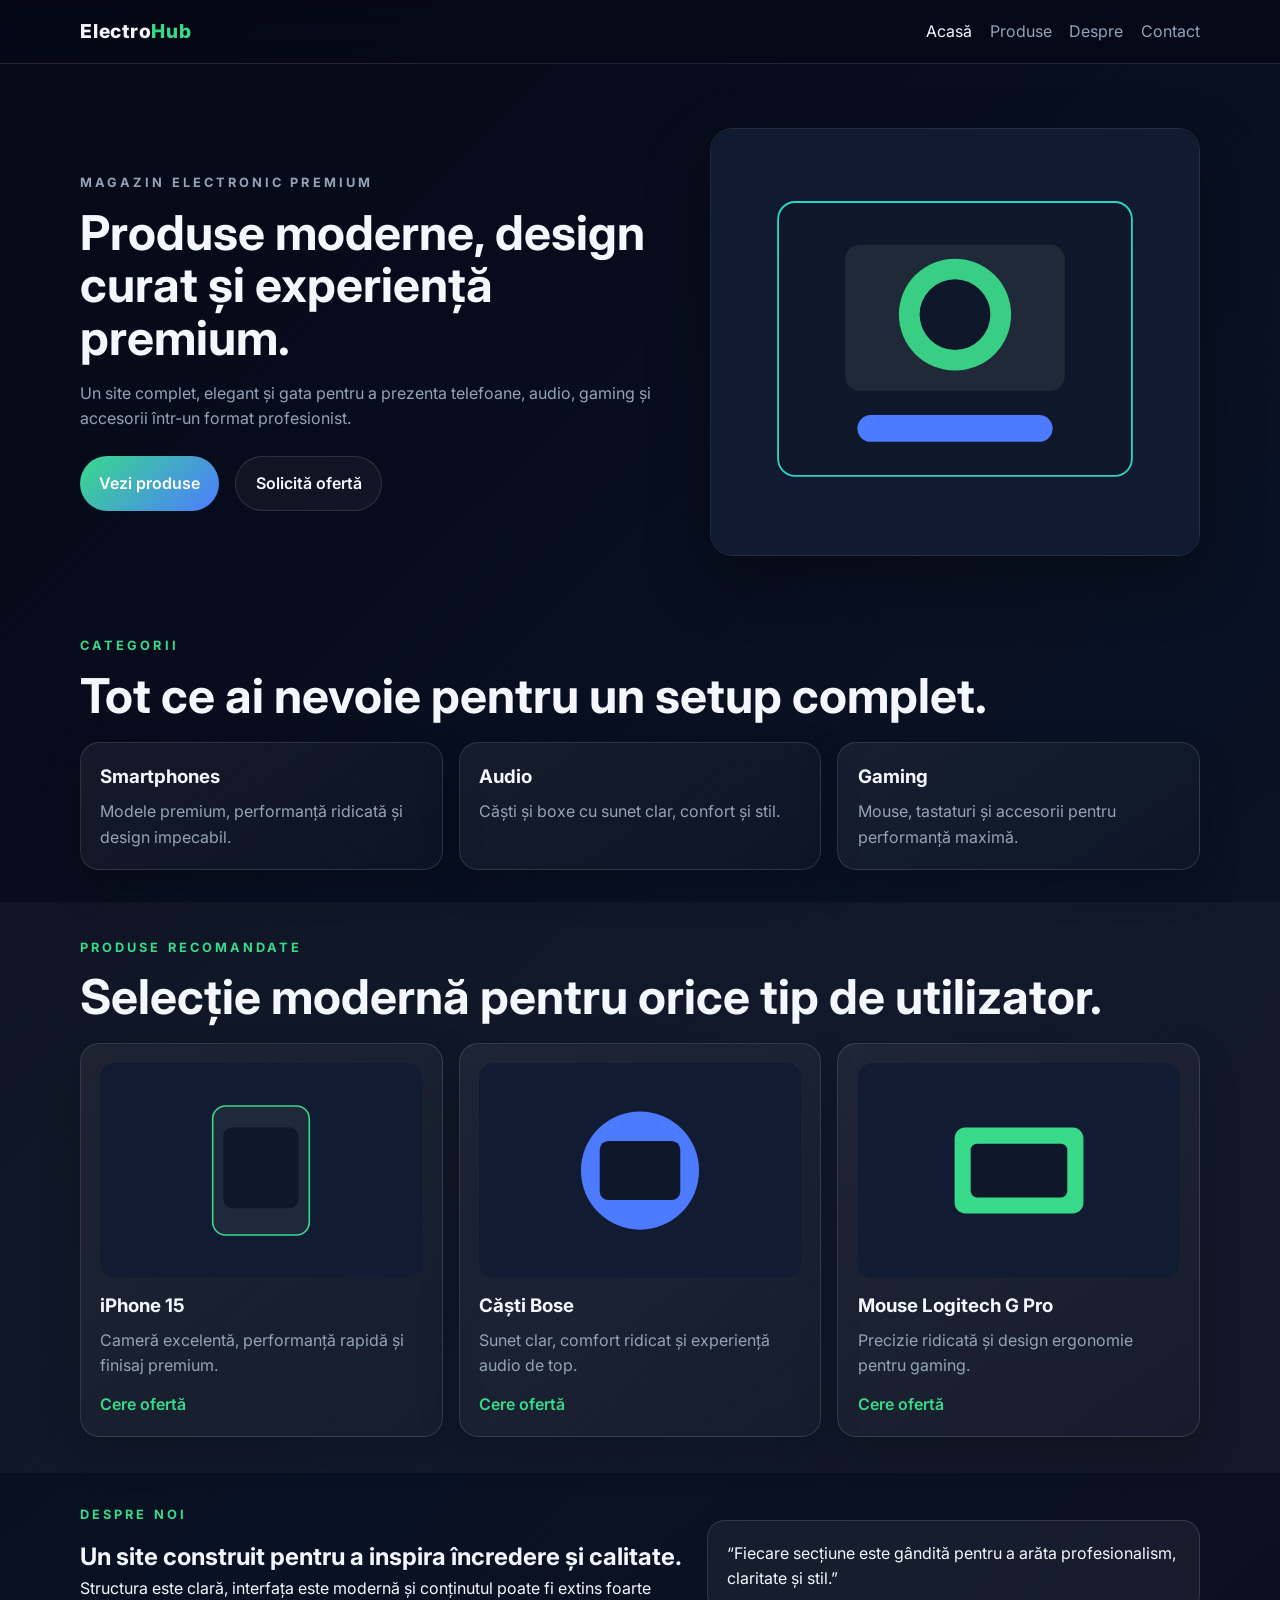
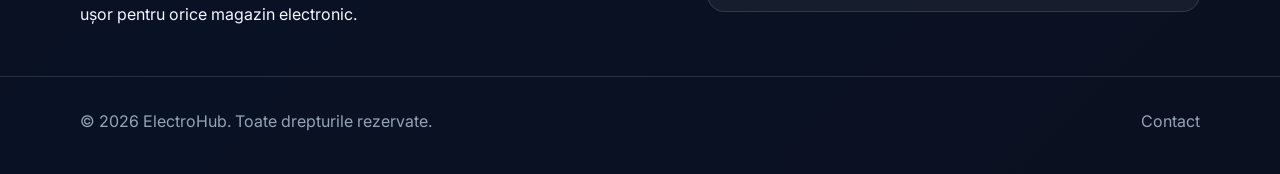
<file: index.html>
<!DOCTYPE html>
<html lang="ro">
  <head>
    <meta charset="UTF-8" />
    <meta name="viewport" content="width=device-width, initial-scale=1.0" />
    <title>ElectroHub | Magazin electronic premium</title>
    <meta name="description" content="Site-ul complet pentru un magazin electronic premium, cu secțiuni moderne și design profesional." />
    <link rel="preconnect" href="https://fonts.googleapis.com" />
    <link rel="preconnect" href="https://fonts.gstatic.com" crossorigin />
    <link href="https://fonts.googleapis.com/css2?family=Inter:wght@400;500;600;700;800&display=swap" rel="stylesheet" />
    <link rel="stylesheet" href="styles.css" />
  </head>
  <body>
    <header class="site-header">
      <div class="container nav-wrap">
        <a class="brand" href="index.html">Electro<span>Hub</span></a>
        <button class="menu-toggle" aria-label="Deschide meniul">
          <span></span><span></span><span></span>
        </button>
        <nav class="site-nav">
          <a href="index.html" class="active">Acasă</a>
          <a href="products.html">Produse</a>
          <a href="about.html">Despre</a>
          <a href="contact.html">Contact</a>
        </nav>
      </div>
    </header>

    <main>
      <section class="hero">
        <div class="container hero-grid">
          <div class="hero-copy">
            <p class="eyebrow">Magazin electronic premium</p>
            <h1>Produse moderne, design curat și experiență premium.</h1>
            <p>Un site complet, elegant și gata pentru a prezenta telefoane, audio, gaming și accesorii într-un format profesionist.</p>
            <div class="hero-actions">
              <a class="btn btn-primary" href="products.html">Vezi produse</a>
              <a class="btn btn-outline" href="contact.html">Solicită ofertă</a>
            </div>
          </div>
          <div class="hero-visual">
            <img src="assets/hero.svg" alt="Imagine reprezentativă pentru produs electronic" />
          </div>
        </div>
      </section>

      <section class="section">
        <div class="container">
          <div class="section-head">
            <p class="eyebrow">Categorii</p>
            <h2>Tot ce ai nevoie pentru un setup complet.</h2>
          </div>
          <div class="card-grid three-up">
            <article class="card">
              <h3>Smartphones</h3>
              <p>Modele premium, performanță ridicată și design impecabil.</p>
            </article>
            <article class="card">
              <h3>Audio</h3>
              <p>Căști și boxe cu sunet clar, confort și stil.</p>
            </article>
            <article class="card">
              <h3>Gaming</h3>
              <p>Mouse, tastaturi și accesorii pentru performanță maximă.</p>
            </article>
          </div>
        </div>
      </section>

      <section class="section alt-bg">
        <div class="container">
          <div class="section-head">
            <p class="eyebrow">Produse recomandate</p>
            <h2>Selecție modernă pentru orice tip de utilizator.</h2>
          </div>
          <div class="card-grid three-up">
            <article class="card product-card">
              <img src="assets/product-phone.svg" alt="Telefon premium" />
              <h3>iPhone 15</h3>
              <p>Cameră excelentă, performanță rapidă și finisaj premium.</p>
              <a href="contact.html">Cere ofertă</a>
            </article>
            <article class="card product-card">
              <img src="assets/product-audio.svg" alt="Căști audio" />
              <h3>Căști Bose</h3>
              <p>Sunet clar, comfort ridicat și experiență audio de top.</p>
              <a href="contact.html">Cere ofertă</a>
            </article>
            <article class="card product-card">
              <img src="assets/product-gaming.svg" alt="Accesoriu gaming" />
              <h3>Mouse Logitech G Pro</h3>
              <p>Precizie ridicată și design ergonomie pentru gaming.</p>
              <a href="contact.html">Cere ofertă</a>
            </article>
          </div>
        </div>
      </section>

      <section class="section">
        <div class="container split">
          <div>
            <p class="eyebrow">Despre noi</p>
            <h2>Un site construit pentru a inspira încredere și calitate.</h2>
            <p>Structura este clară, interfața este modernă și conținutul poate fi extins foarte ușor pentru orice magazin electronic.</p>
          </div>
          <div class="quote-box">
            <p>“Fiecare secțiune este gândită pentru a arăta profesionalism, claritate și stil.”</p>
          </div>
        </div>
      </section>
    </main>

    <footer class="site-footer">
      <div class="container footer-wrap">
        <p>© <span id="year"></span> ElectroHub. Toate drepturile rezervate.</p>
        <a href="contact.html">Contact</a>
      </div>
    </footer>

    <script src="script.js"></script>
  </body>
</html>
</file>
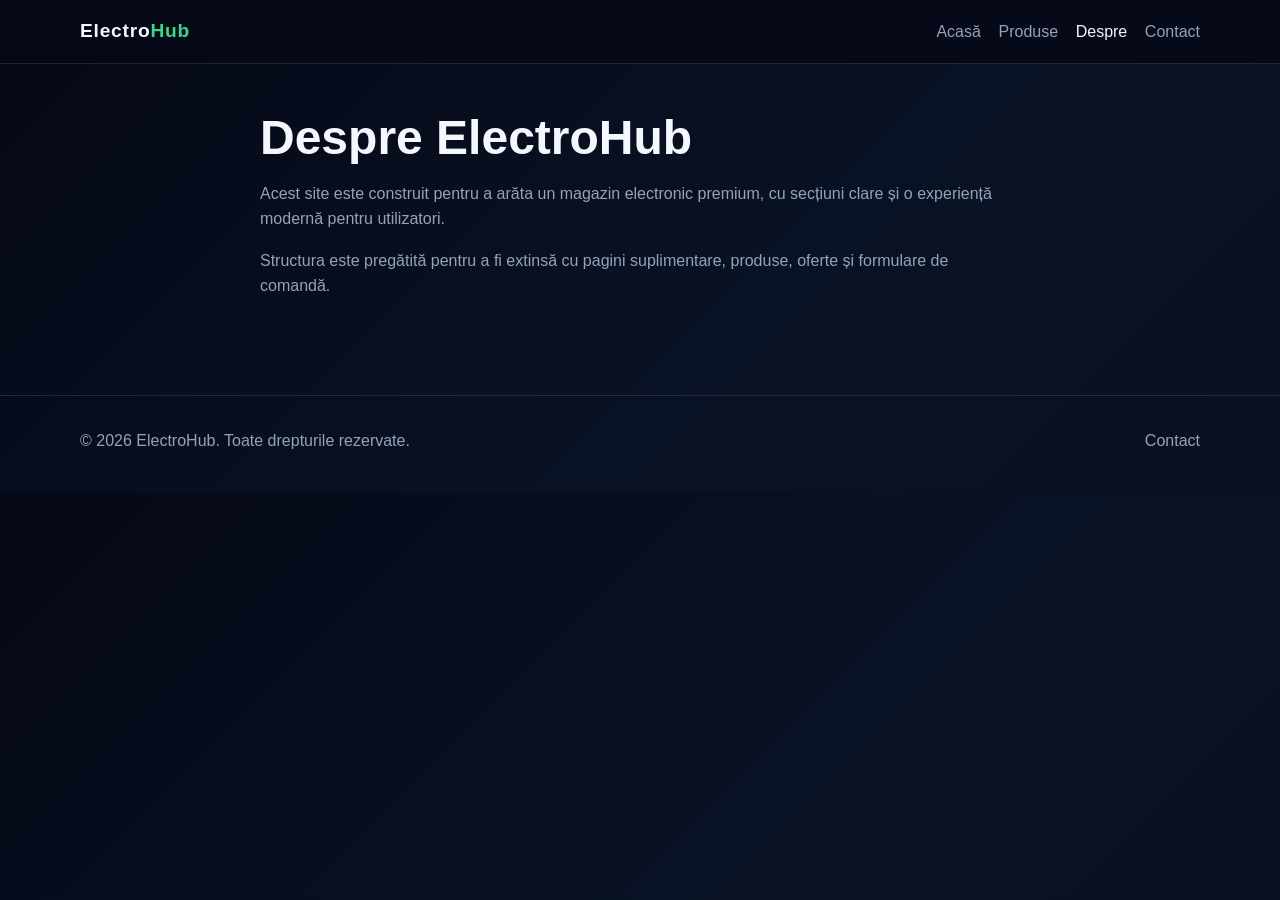
<file: about.html>
<!DOCTYPE html>
<html lang="ro">
  <head>
    <meta charset="UTF-8" />
    <meta name="viewport" content="width=device-width, initial-scale=1.0" />
    <title>Despre noi | ElectroHub</title>
    <link rel="stylesheet" href="styles.css" />
  </head>
  <body>
    <header class="site-header">
      <div class="container nav-wrap">
        <a class="brand" href="index.html">Electro<span>Hub</span></a>
        <button class="menu-toggle" aria-label="Deschide meniul">
          <span></span><span></span><span></span>
        </button>
        <nav class="site-nav">
          <a href="index.html">Acasă</a>
          <a href="products.html">Produse</a>
          <a href="about.html" class="active">Despre</a>
          <a href="contact.html">Contact</a>
        </nav>
      </div>
    </header>

    <main class="page">
      <div class="container content-page">
        <h1>Despre ElectroHub</h1>
        <p>Acest site este construit pentru a arăta un magazin electronic premium, cu secțiuni clare și o experiență modernă pentru utilizatori.</p>
        <p>Structura este pregătită pentru a fi extinsă cu pagini suplimentare, produse, oferte și formulare de comandă.</p>
      </div>
    </main>

    <footer class="site-footer">
      <div class="container footer-wrap">
        <p>© <span id="year"></span> ElectroHub. Toate drepturile rezervate.</p>
        <a href="contact.html">Contact</a>
      </div>
    </footer>

    <script src="script.js"></script>
  </body>
</html>
</file>
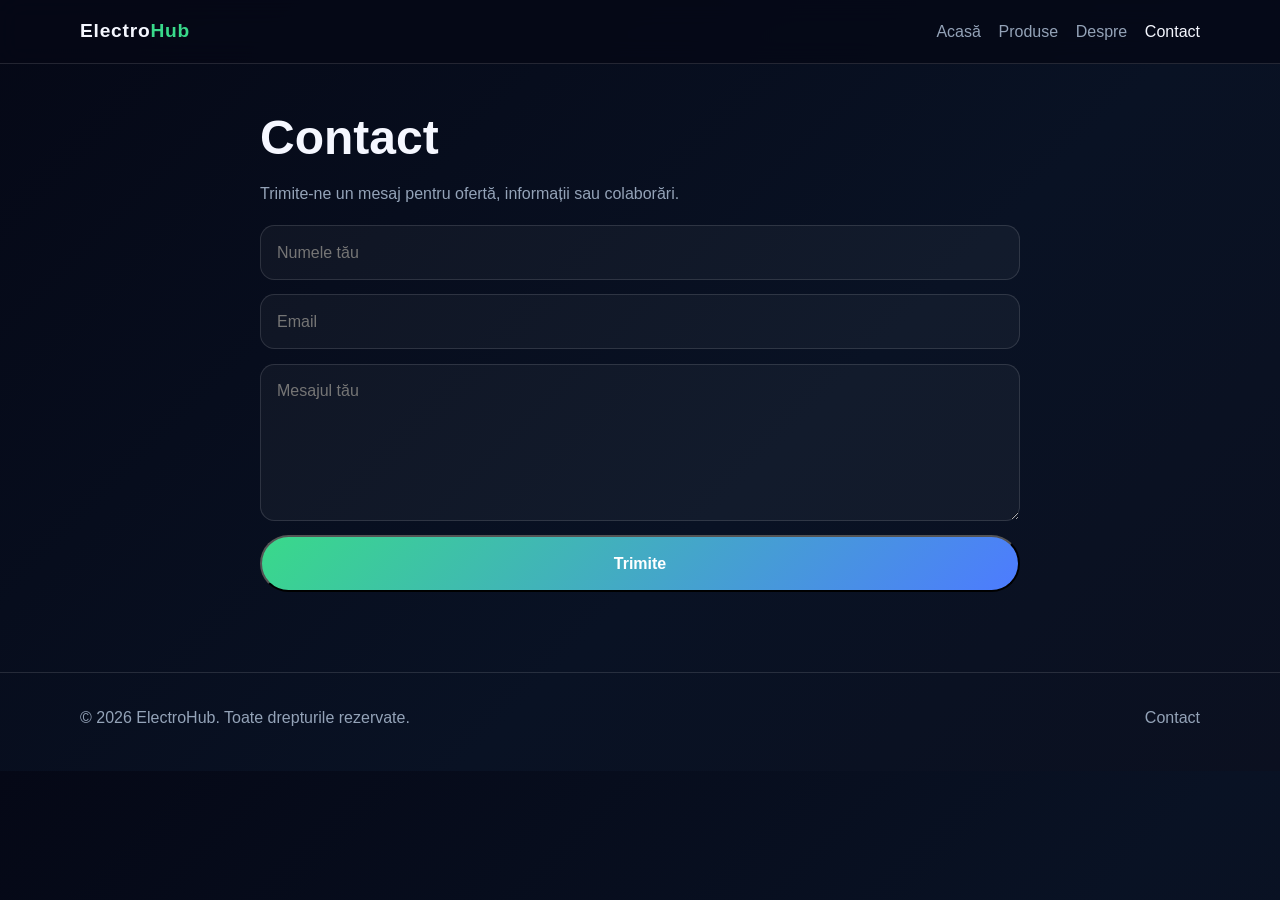
<file: contact.html>
<!DOCTYPE html>
<html lang="ro">
  <head>
    <meta charset="UTF-8" />
    <meta name="viewport" content="width=device-width, initial-scale=1.0" />
    <title>Contact | ElectroHub</title>
    <link rel="stylesheet" href="styles.css" />
  </head>
  <body>
    <header class="site-header">
      <div class="container nav-wrap">
        <a class="brand" href="index.html">Electro<span>Hub</span></a>
        <button class="menu-toggle" aria-label="Deschide meniul">
          <span></span><span></span><span></span>
        </button>
        <nav class="site-nav">
          <a href="index.html">Acasă</a>
          <a href="products.html">Produse</a>
          <a href="about.html">Despre</a>
          <a href="contact.html" class="active">Contact</a>
        </nav>
      </div>
    </header>

    <main class="page">
      <div class="container content-page">
        <h1>Contact</h1>
        <p>Trimite-ne un mesaj pentru ofertă, informații sau colaborări.</p>
        <form class="contact-form">
          <input type="text" placeholder="Numele tău" />
          <input type="email" placeholder="Email" />
          <textarea rows="5" placeholder="Mesajul tău"></textarea>
          <button class="btn btn-primary" type="submit">Trimite</button>
        </form>
      </div>
    </main>

    <footer class="site-footer">
      <div class="container footer-wrap">
        <p>© <span id="year"></span> ElectroHub. Toate drepturile rezervate.</p>
        <a href="contact.html">Contact</a>
      </div>
    </footer>

    <script src="script.js"></script>
  </body>
</html>
</file>
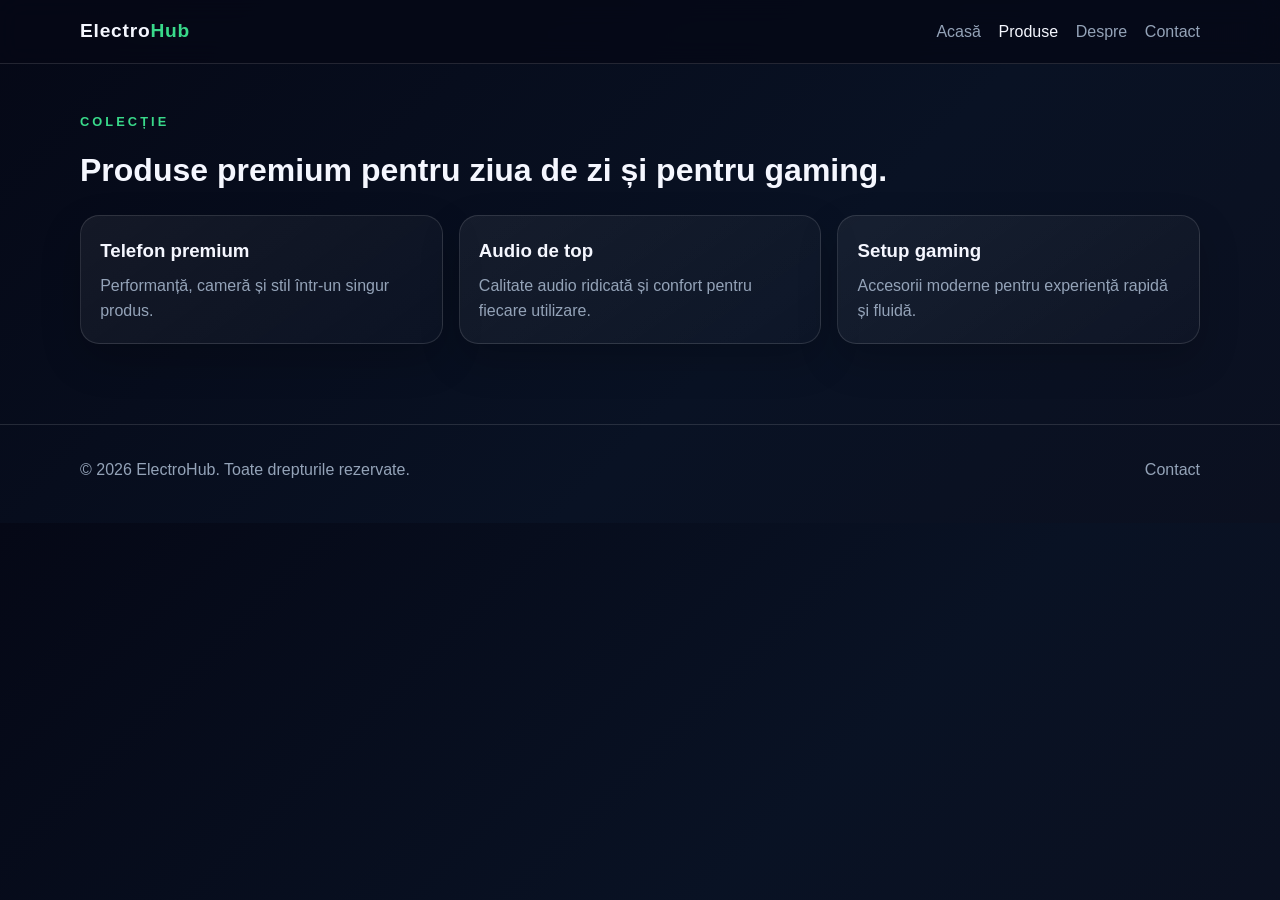
<file: products.html>
<!DOCTYPE html>
<html lang="ro">
  <head>
    <meta charset="UTF-8" />
    <meta name="viewport" content="width=device-width, initial-scale=1.0" />
    <title>Produse | ElectroHub</title>
    <link rel="stylesheet" href="styles.css" />
  </head>
  <body>
    <header class="site-header">
      <div class="container nav-wrap">
        <a class="brand" href="index.html">Electro<span>Hub</span></a>
        <button class="menu-toggle" aria-label="Deschide meniul">
          <span></span><span></span><span></span>
        </button>
        <nav class="site-nav">
          <a href="index.html">Acasă</a>
          <a href="products.html" class="active">Produse</a>
          <a href="about.html">Despre</a>
          <a href="contact.html">Contact</a>
        </nav>
      </div>
    </header>

    <main class="page">
      <div class="container">
        <div class="section-head">
          <p class="eyebrow">Colecție</p>
          <h1>Produse premium pentru ziua de zi și pentru gaming.</h1>
        </div>
        <div class="card-grid three-up">
          <article class="card">
            <h3>Telefon premium</h3>
            <p>Performanță, cameră și stil într-un singur produs.</p>
          </article>
          <article class="card">
            <h3>Audio de top</h3>
            <p>Calitate audio ridicată și confort pentru fiecare utilizare.</p>
          </article>
          <article class="card">
            <h3>Setup gaming</h3>
            <p>Accesorii moderne pentru experiență rapidă și fluidă.</p>
          </article>
        </div>
      </div>
    </main>

    <footer class="site-footer">
      <div class="container footer-wrap">
        <p>© <span id="year"></span> ElectroHub. Toate drepturile rezervate.</p>
        <a href="contact.html">Contact</a>
      </div>
    </footer>

    <script src="script.js"></script>
  </body>
</html>
</file>
<file: styles.css>
:root {
  --bg: #050816;
  --panel: #0f172a;
  --panel-2: #111c33;
  --text: #f5f7ff;
  --muted: #94a3b8;
  --accent: #39d98a;
  --accent-2: #4d7bff;
  --border: rgba(255,255,255,0.12);
}

* { box-sizing: border-box; margin: 0; padding: 0; }
body { font-family: 'Inter', sans-serif; background: linear-gradient(135deg, var(--bg), #091224 60%, #0b1020); color: var(--text); line-height: 1.6; }
a { color: inherit; text-decoration: none; }
img { max-width: 100%; display: block; }
button, input, textarea { font: inherit; }
.container { width: min(1120px, calc(100% - 2rem)); margin: 0 auto; }
.site-header { position: sticky; top: 0; z-index: 20; background: rgba(5,8,22,0.8); backdrop-filter: blur(12px); border-bottom: 1px solid var(--border); }
.nav-wrap { display: flex; align-items: center; justify-content: space-between; padding: 1rem 0; }
.brand { font-size: 1.2rem; font-weight: 800; letter-spacing: 0.04em; }
.brand span { color: var(--accent); }
.site-nav { display: flex; gap: 1.1rem; }
.site-nav a { color: var(--muted); transition: color .2s ease; }
.site-nav a:hover, .site-nav a.active { color: var(--text); }
.menu-toggle { display: none; background: transparent; border: none; cursor: pointer; flex-direction: column; gap: .25rem; }
.menu-toggle span { width: 24px; height: 2px; background: var(--text); }
.hero { padding: 4rem 0 3rem; }
.hero-grid { display: grid; grid-template-columns: 1.1fr .9fr; gap: 2rem; align-items: center; }
.eyebrow { text-transform: uppercase; letter-spacing: .24em; font-size: .8rem; color: var(--accent); font-weight: 700; margin-bottom: .8rem; }
.hero h1, .section-head h2, .content-page h1 { font-size: clamp(2rem, 4vw, 3rem); line-height: 1.1; margin-bottom: 1rem; }
.hero-copy p { color: var(--muted); max-width: 620px; }
.hero-actions { display: flex; flex-wrap: wrap; gap: 1rem; margin-top: 1.5rem; }
.btn { display: inline-flex; justify-content: center; align-items: center; padding: .85rem 1.2rem; border-radius: 999px; font-weight: 600; transition: transform .2s ease, background .2s ease; }
.btn:hover { transform: translateY(-2px); }
.btn-primary { background: linear-gradient(135deg, var(--accent), var(--accent-2)); color: white; }
.btn-outline { border: 1px solid var(--border); background: rgba(255,255,255,.04); }
.hero-visual img { border-radius: 1.4rem; border: 1px solid var(--border); box-shadow: 0 24px 60px rgba(0,0,0,.35); }
.section { padding: 2rem 0 1rem; }
.alt-bg { background: rgba(255,255,255,.03); margin-top: 1rem; padding: 2.2rem 0; }
.section-head { margin-bottom: 1.2rem; }
.card-grid { display: grid; gap: 1rem; }
.three-up { grid-template-columns: repeat(3, minmax(0, 1fr)); }
.card { background: linear-gradient(145deg, rgba(255,255,255,.06), rgba(255,255,255,.02)); border: 1px solid var(--border); border-radius: 1.2rem; padding: 1.2rem; box-shadow: 0 16px 40px rgba(0,0,0,.2); }
.card h3 { margin-bottom: .45rem; }
.card p { color: var(--muted); }
.product-card img { margin-bottom: .8rem; border-radius: .9rem; }
.product-card a { display: inline-block; margin-top: .8rem; color: var(--accent); font-weight: 600; }
.split { display: grid; grid-template-columns: 1.1fr .9fr; gap: 1.5rem; align-items: center; }
.quote-box { padding: 1.2rem; border-radius: 1.1rem; background: rgba(255,255,255,.05); border: 1px solid var(--border); color: var(--text); }
.page { padding: 3rem 0; }
.content-page { max-width: 760px; }
.content-page p { color: var(--muted); margin-bottom: 1rem; }
.contact-form { display: grid; gap: .9rem; margin-top: 1.2rem; }
.contact-form input, .contact-form textarea { width: 100%; padding: .85rem 1rem; border-radius: .9rem; border: 1px solid var(--border); background: rgba(255,255,255,.04); color: var(--text); }
.site-footer { padding: 2rem 0 2.5rem; border-top: 1px solid var(--border); margin-top: 2rem; }
.footer-wrap { display: flex; justify-content: space-between; align-items: center; color: var(--muted); }
@media (max-width: 860px) { .hero-grid, .split, .three-up { grid-template-columns: 1fr; } .site-nav { display: none; flex-direction: column; position: absolute; top: 68px; right: 1rem; background: var(--panel); padding: 1rem; border: 1px solid var(--border); border-radius: 1rem; } .site-nav.open { display: flex; } .menu-toggle { display: flex; } }
</file>
